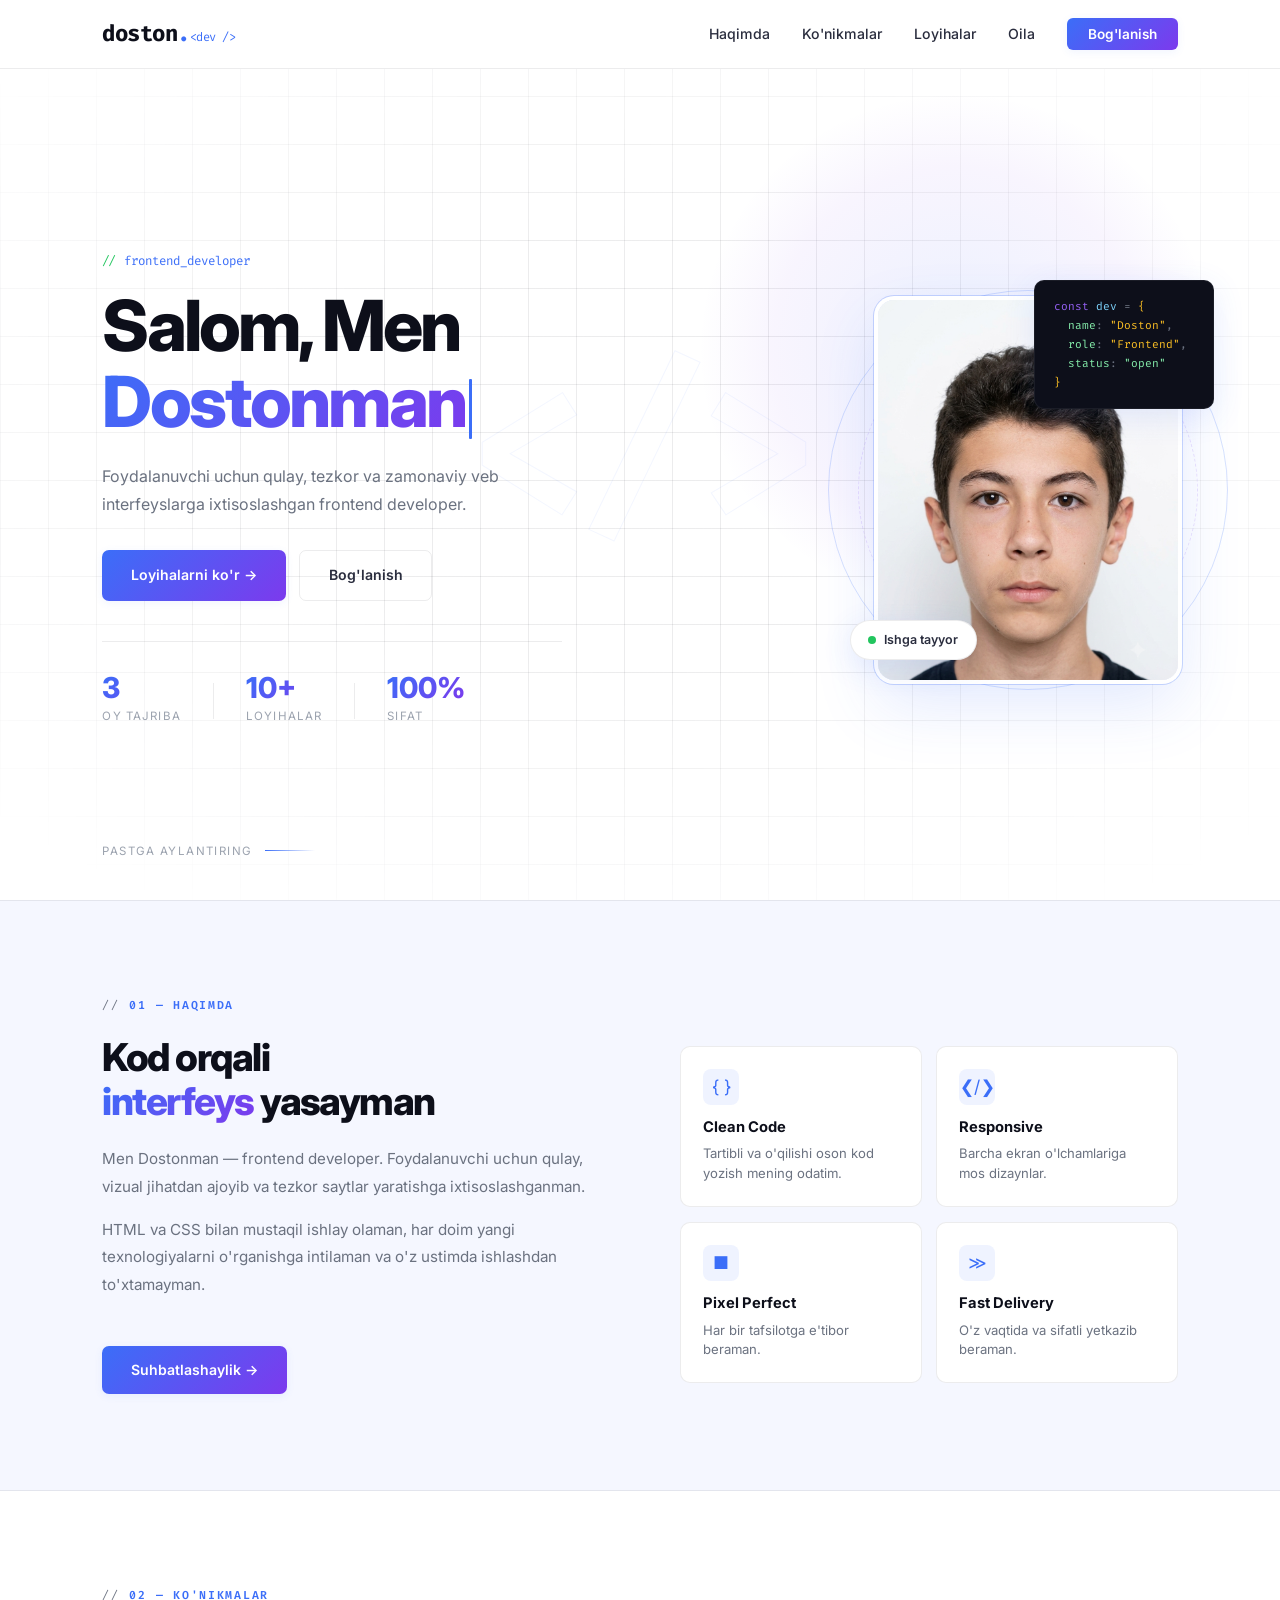
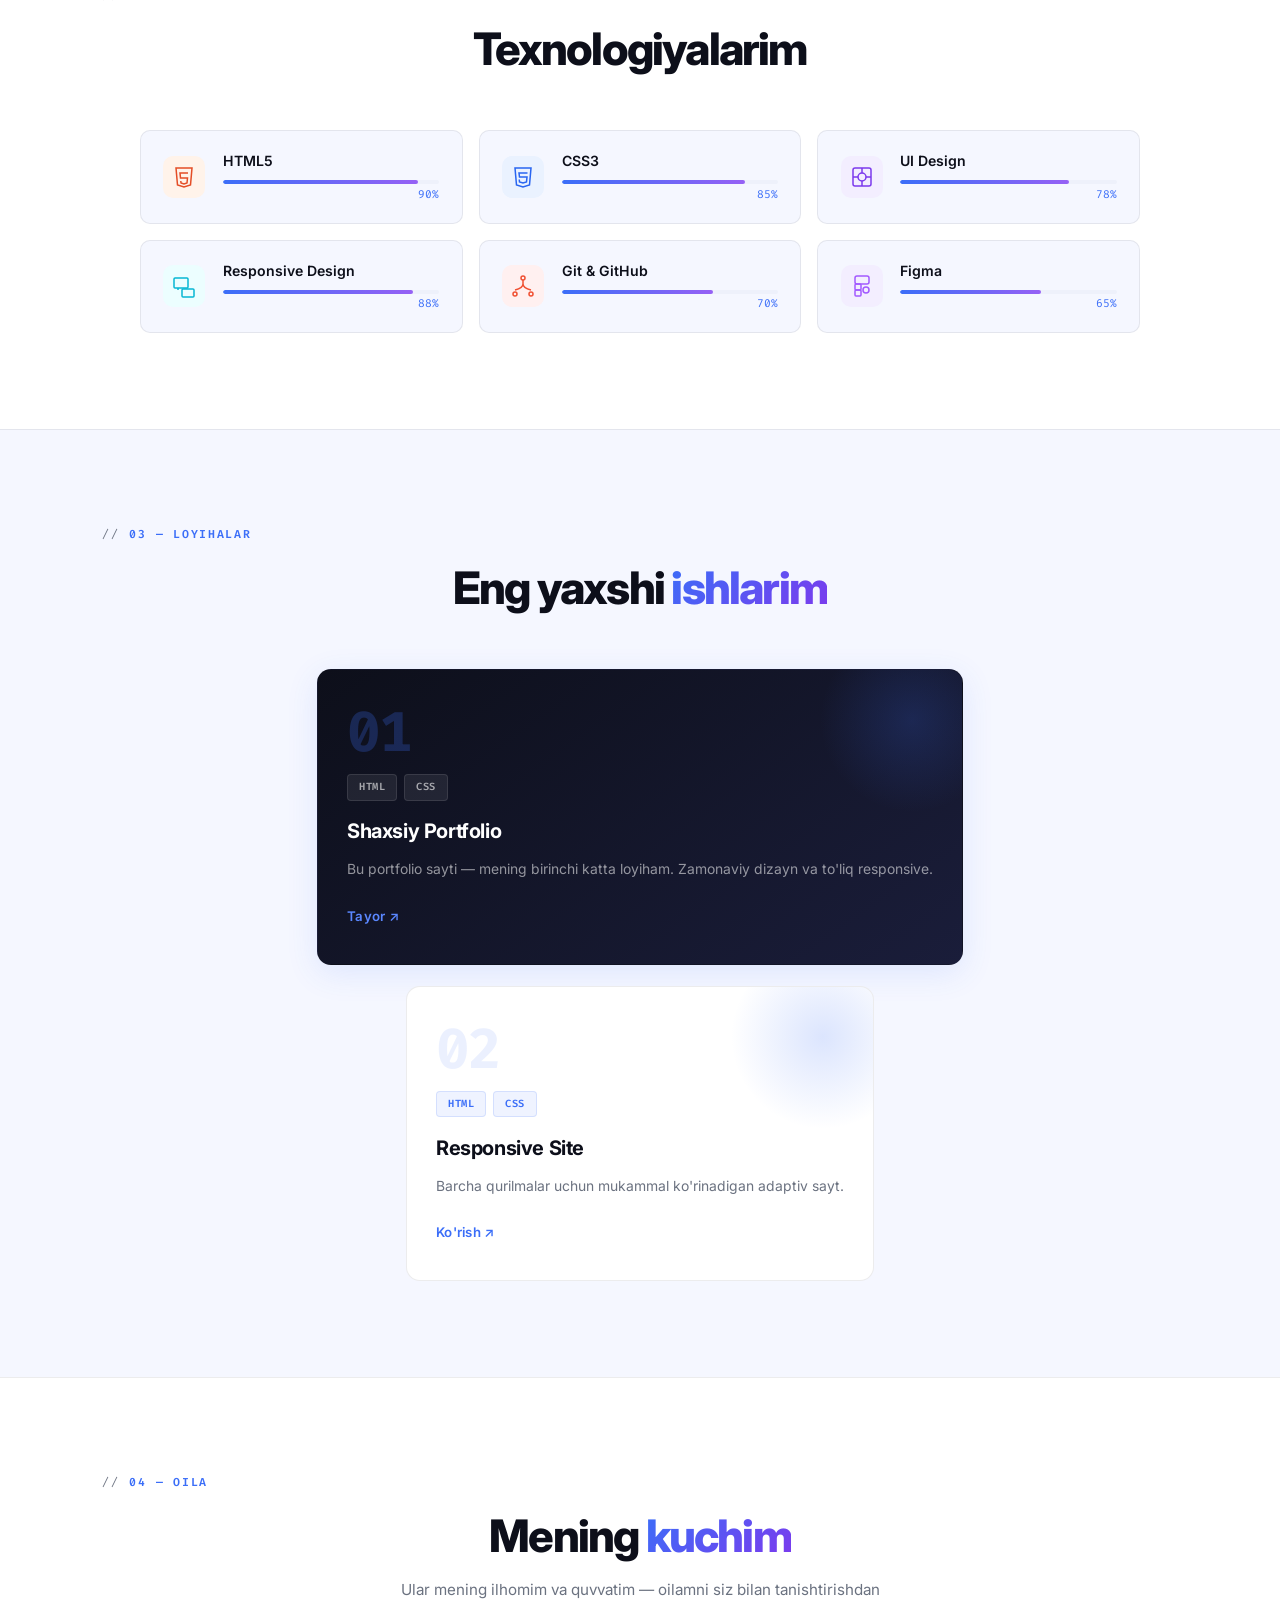
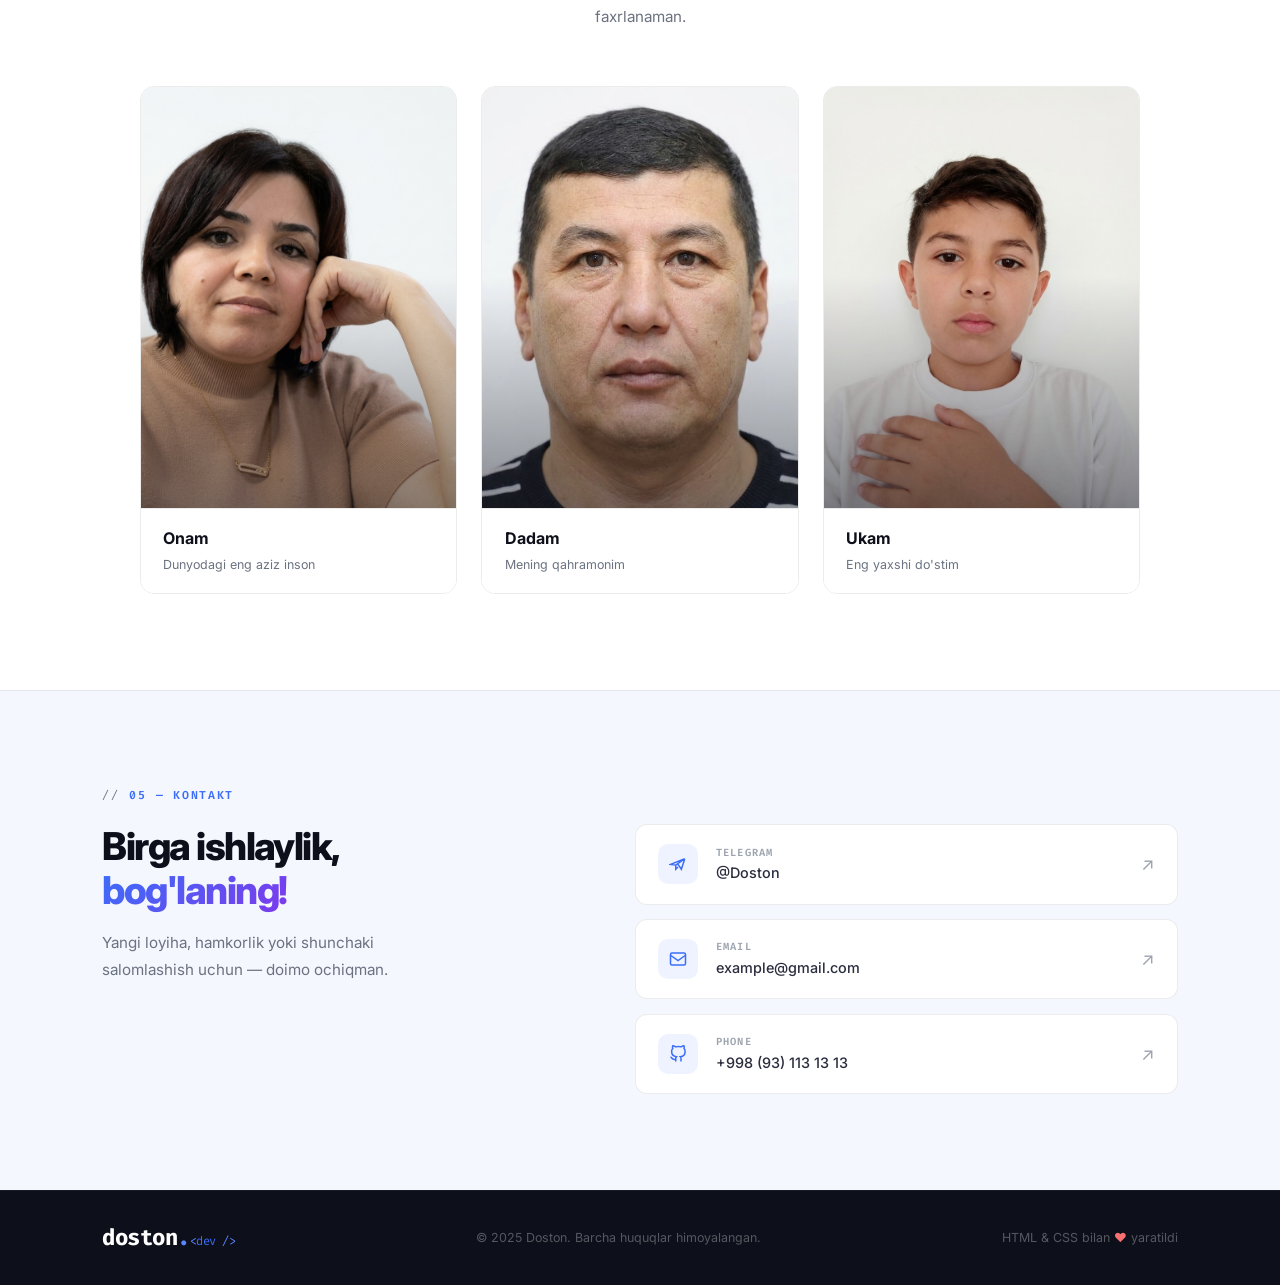
<file: index.html>
<!DOCTYPE html>
<html lang="uz">
<head>
    <meta charset="UTF-8">
    <meta name="viewport" content="width=device-width, initial-scale=1.0">
    <title>Doston — Frontend Developer</title>
    <link rel="stylesheet" href="style.css">
    <link rel="preconnect" href="https://fonts.googleapis.com">
    <link rel="preconnect" href="https://fonts.gstatic.com" crossorigin>
    <link href="https://fonts.googleapis.com/css2?family=Inter:wght@300;400;500;600;700;800&family=Fira+Code:wght@400;500;600&display=swap" rel="stylesheet">
</head>
<body>

    <!-- NAV -->
    <header>
        <nav>
            <div class="logo">
                doston<span>.</span><span class="logo-tag">&lt;<span class="tag-blue">dev</span> /&gt;</span>
            </div>
            <ul>
                <li><a href="#about">Haqimda</a></li>
                <li><a href="#skills">Ko'nikmalar</a></li>
                <li><a href="#projects">Loyihalar</a></li>
                <li><a href="#family">Oila</a></li>
                <li><a href="#contact" class="nav-cta">Bog'lanish</a></li>
            </ul>
        </nav>
    </header>

    <!-- HERO -->
    <section class="hero">
        <div class="hero-bg-text">&lt;/&gt;</div>
        <div class="hero-content">
            <div class="hero-text">
                <p class="hero-label">
                    <span class="comment">// </span>
                    <span class="string">frontend_developer</span>
                </p>
                <h1>
                    Salom, Men<br>
                    <span class="highlight">Dostonman</span><span class="typed-cursor"></span>
                </h1>
                <p class="hero-desc">
                    Foydalanuvchi uchun qulay, tezkor va zamonaviy veb interfeyslarga ixtisoslashgan frontend developer.
                </p>
                <div class="hero-btns">
                    <a href="#projects" class="btn btn-primary">Loyihalarni ko'r &rarr;</a>
                    <a href="#contact" class="btn btn-outline">Bog'lanish</a>
                </div>
                <div class="hero-stats">
                    <div class="stat">
                        <strong>3</strong>
                        <span>Oy tajriba</span>
                    </div>
                    <div class="stat-divider"></div>
                    <div class="stat">
                        <strong>10+</strong>
                        <span>Loyihalar</span>
                    </div>
                    <div class="stat-divider"></div>
                    <div class="stat">
                        <strong>100%</strong>
                        <span>Sifat</span>
                    </div>
                </div>
            </div>

            <div class="hero-img-wrap">
                <div class="hero-img-ring"></div>
                <div class="hero-img-ring ring2"></div>
                <img src="Gemini_Generated_Image_of13s4of13s4of13.png" alt="Doston" class="hero-img">
                <div class="hero-badge">
                    <span class="badge-dot"></span>
                    <span>Ishga tayyor</span>
                </div>
                <!-- Floating code card -->
                <div class="hero-code-card">
                    <div><span class="c-purple">const</span> <span class="c-blue">dev</span> <span class="c-gray">=</span> <span class="c-orange">{</span></div>
                    <div>&nbsp;&nbsp;<span class="c-green">name</span><span class="c-gray">:</span> <span class="c-orange">"Doston"</span><span class="c-gray">,</span></div>
                    <div>&nbsp;&nbsp;<span class="c-green">role</span><span class="c-gray">:</span> <span class="c-orange">"Frontend"</span><span class="c-gray">,</span></div>
                    <div>&nbsp;&nbsp;<span class="c-green">status</span><span class="c-gray">:</span> <span class="c-green">"open"</span></div>
                    <div><span class="c-orange">}</span></div>
                </div>
            </div>
        </div>
        <div class="scroll-hint">
            <span>Pastga aylantiring</span>
            <div class="scroll-line"></div>
        </div>
    </section>

    <!-- ABOUT -->
    <section id="about" class="about-section">
        <div class="section-label">01 &mdash; Haqimda</div>
        <div class="about-grid">
            <div class="about-text">
                <h2>Kod orqali<br><em>interfeys</em> yasayman</h2>
                <p>Men Dostonman — frontend developer. Foydalanuvchi uchun qulay, vizual jihatdan ajoyib va tezkor saytlar yaratishga ixtisoslashganman.</p>
                <p>HTML va CSS bilan mustaqil ishlay olaman, har doim yangi texnologiyalarni o'rganishga intilaman va o'z ustimda ishlashdan to'xtamayman.</p>
                <a href="#contact" class="btn btn-primary" style="margin-top:2rem;display:inline-flex">Suhbatlashaylik &rarr;</a>
            </div>
            <div class="about-cards">
                <div class="about-card">
                    <div class="about-card-icon">{ }</div>
                    <h4>Clean Code</h4>
                    <p>Tartibli va o'qilishi oson kod yozish mening odatim.</p>
                </div>
                <div class="about-card">
                    <div class="about-card-icon">&#10094;/&#10095;</div>
                    <h4>Responsive</h4>
                    <p>Barcha ekran o'lchamlariga mos dizaynlar.</p>
                </div>
                <div class="about-card">
                    <div class="about-card-icon">&#9632;</div>
                    <h4>Pixel Perfect</h4>
                    <p>Har bir tafsilotga e'tibor beraman.</p>
                </div>
                <div class="about-card">
                    <div class="about-card-icon">&#8811;</div>
                    <h4>Fast Delivery</h4>
                    <p>O'z vaqtida va sifatli yetkazib beraman.</p>
                </div>
            </div>
        </div>
    </section>

    <!-- SKILLS -->
    <section id="skills" class="skills-section">
        <div class="section-label">02 &mdash; Ko'nikmalar</div>
        <h2 class="section-title">Texnologiyalarim</h2>
        <div class="skills-grid">
            <div class="skill-item">
                <div class="skill-icon html-icon">
                    <svg viewBox="0 0 24 24" fill="none" stroke="currentColor" stroke-width="1.5">
                        <path d="M4 3l1.5 17L12 22l6.5-2L20 3H4z"/>
                        <path d="M16 8H8l.5 5h7l-.5 5-3 1-3-1-.2-2"/>
                    </svg>
                </div>
                <div class="skill-info">
                    <span class="skill-name">HTML5</span>
                    <div class="skill-bar"><div class="skill-fill" style="width:90%"></div></div>
                    <span class="skill-pct">90%</span>
                </div>
            </div>
            <div class="skill-item">
                <div class="skill-icon css-icon">
                    <svg viewBox="0 0 24 24" fill="none" stroke="currentColor" stroke-width="1.5">
                        <path d="M4 3l1.5 17L12 22l6.5-2L20 3H4z"/>
                        <path d="M16.5 8H8l.5 4h7.5l-.5 5-3.5 1-3.5-1-.25-2.5"/>
                    </svg>
                </div>
                <div class="skill-info">
                    <span class="skill-name">CSS3</span>
                    <div class="skill-bar"><div class="skill-fill" style="width:85%"></div></div>
                    <span class="skill-pct">85%</span>
                </div>
            </div>
            <div class="skill-item">
                <div class="skill-icon design-icon">
                    <svg viewBox="0 0 24 24" fill="none" stroke="currentColor" stroke-width="1.5">
                        <rect x="3" y="3" width="18" height="18" rx="2"/>
                        <circle cx="12" cy="12" r="4"/>
                        <path d="M12 8V3M12 21v-5M8 12H3M21 12h-5"/>
                    </svg>
                </div>
                <div class="skill-info">
                    <span class="skill-name">UI Design</span>
                    <div class="skill-bar"><div class="skill-fill" style="width:78%"></div></div>
                    <span class="skill-pct">78%</span>
                </div>
            </div>
            <div class="skill-item">
                <div class="skill-icon resp-icon">
                    <svg viewBox="0 0 24 24" fill="none" stroke="currentColor" stroke-width="1.5">
                        <rect x="2" y="4" width="14" height="10" rx="1"/>
                        <rect x="10" y="15" width="12" height="8" rx="1"/>
                        <path d="M6 14v2"/>
                    </svg>
                </div>
                <div class="skill-info">
                    <span class="skill-name">Responsive Design</span>
                    <div class="skill-bar"><div class="skill-fill" style="width:88%"></div></div>
                    <span class="skill-pct">88%</span>
                </div>
            </div>
            <div class="skill-item">
                <div class="skill-icon git-icon">
                    <svg viewBox="0 0 24 24" fill="none" stroke="currentColor" stroke-width="1.5">
                        <circle cx="12" cy="4" r="2"/>
                        <circle cx="4" cy="20" r="2"/>
                        <circle cx="20" cy="20" r="2"/>
                        <path d="M12 6v4M12 10c0 3-4 5-8 6M12 10c0 3 4 5 8 6"/>
                    </svg>
                </div>
                <div class="skill-info">
                    <span class="skill-name">Git &amp; GitHub</span>
                    <div class="skill-bar"><div class="skill-fill" style="width:70%"></div></div>
                    <span class="skill-pct">70%</span>
                </div>
            </div>
            <div class="skill-item">
                <div class="skill-icon figma-icon">
                    <svg viewBox="0 0 24 24" fill="none" stroke="currentColor" stroke-width="1.5">
                        <rect x="5" y="2" width="14" height="8" rx="2"/>
                        <rect x="5" y="10" width="6" height="6" rx="1"/>
                        <circle cx="16" cy="16" r="3"/>
                        <rect x="5" y="16" width="6" height="6" rx="1"/>
                    </svg>
                </div>
                <div class="skill-info">
                    <span class="skill-name">Figma</span>
                    <div class="skill-bar"><div class="skill-fill" style="width:65%"></div></div>
                    <span class="skill-pct">65%</span>
                </div>
            </div>
        </div>
    </section>

    <!-- PROJECTS -->
    <section id="projects" class="projects-section">
        <div class="section-label">03 &mdash; Loyihalar</div>
        <h2 class="section-title">Eng yaxshi <em>ishlarim</em></h2>
        <div class="projects-grid">
            <div class="project-card featured">
                <div class="project-num">01</div>
                <div class="project-body">
                    <div class="project-tags">
                        <span>HTML</span><span>CSS</span>
                    </div>
                    <h3>Shaxsiy Portfolio</h3>
                    <p>Bu portfolio sayti — mening birinchi katta loyiham. Zamonaviy dizayn va to'liq responsive.</p>
                    <a href="#" class="project-link">Tayor &#8599;</a>
                </div>
                <div class="project-glow"></div>
            </div>
            
            <div class="project-card">
                <div class="project-num">02</div>
                <div class="project-body">
                    <div class="project-tags">
                        <span>HTML</span><span>CSS</span>
                    </div>
                    <h3>Responsive Site</h3>
                    <p>Barcha qurilmalar uchun mukammal ko'rinadigan adaptiv sayt.</p>
                    <a href="https://architex-six.vercel.app/" class="project-link">Ko'rish &#8599;</a>
                </div>
                <div class="project-glow"></div>
            </div>
        </div>
    </section>

    <!-- FAMILY -->
    <section id="family" class="family-section">
        <div class="section-label">04 &mdash; Oila</div>
        <h2 class="section-title">Mening <em>kuchim</em></h2>
        <p class="section-subtitle">Ular mening ilhomim va quvvatim — oilamni siz bilan tanishtirishdan faxrlanaman.</p>
        <div class="family-grid">
            <div class="family-card">
                <div class="family-img-wrap">
                    <img src="Oyi.png" alt="Onam" class="family-img">
                    <div class="family-overlay"></div>
                </div>
                <div class="family-info">
                    <h4>Onam</h4>
                    <p>Dunyodagi eng aziz inson</p>
                </div>
            </div>
            <div class="family-card">
                <div class="family-img-wrap">
                    <img src="Dadam.jfif" alt="Dadam" class="family-img">
                    <div class="family-overlay"></div>
                </div>
                <div class="family-info">
                    <h4>Dadam</h4>
                    <p>Mening qahramonim</p>
                </div>
            </div>
            <div class="family-card">
                <div class="family-img-wrap">
                    <img src="ukam.jfif" alt="Ukam" class="family-img">
                    <div class="family-overlay"></div>
                </div>
                <div class="family-info">
                    <h4>Ukam</h4>
                    <p>Eng yaxshi do'stim</p>
                </div>
            </div>
        </div>
    </section>

    <!-- CONTACT -->
    <section id="contact" class="contact-section">
        <div class="section-label">05 &mdash; Kontakt</div>
        <div class="contact-inner">
            <div class="contact-left">
                <h2>Birga ishlaylik,<br><em>bog'laning!</em></h2>
                <p>Yangi loyiha, hamkorlik yoki shunchaki salomlashish uchun — doimo ochiqman.</p>
            </div>
            <div class="contact-links">
                <a href="https://t.me/username" class="contact-item" target="_blank">
                    <div class="contact-icon">
                        <svg viewBox="0 0 24 24" fill="none" stroke="currentColor" stroke-width="2">
                            <path d="M21 5L2 12.5l7 1M21 5l-4.5 14-4.5-6.5M21 5L9 13.5m0 0V19l3-3"/>
                        </svg>
                    </div>
                    <div>
                        <span class="contact-label">Telegram</span>
                        <span class="contact-val">@Doston</span>
                    </div>
                    <span class="contact-arrow">&#8599;</span>
                </a>
                <a href="mailto:example@gmail.com" class="contact-item">
                    <div class="contact-icon">
                        <svg viewBox="0 0 24 24" fill="none" stroke="currentColor" stroke-width="2">
                            <rect x="2" y="4" width="20" height="16" rx="2"/>
                            <path d="M2 7l10 7 10-7"/>
                        </svg>
                    </div>
                    <div>
                        <span class="contact-label">Email</span>
                        <span class="contact-val">example@gmail.com</span>
                    </div>
                    <span class="contact-arrow">&#8599;</span>
                </a>
                <a href="https://github.com/" class="contact-item" target="_blank">
                    <div class="contact-icon">
                        <svg viewBox="0 0 24 24" fill="none" stroke="currentColor" stroke-width="2">
                            <path d="M9 19c-5 1.5-5-2.5-7-3m14 6v-3.87a3.37 3.37 0 0 0-.94-2.61c3.14-.35 6.44-1.54 6.44-7A5.44 5.44 0 0 0 20 4.77 5.07 5.07 0 0 0 19.91 1S18.73.65 16 2.48a13.38 13.38 0 0 0-7 0C6.27.65 5.09 1 5.09 1A5.07 5.07 0 0 0 5 4.77a5.44 5.44 0 0 0-1.5 3.78c0 5.42 3.3 6.61 6.44 7A3.37 3.37 0 0 0 9 18.13V22"/>
                        </svg>
                    </div>
                    <div>
                        <span class="contact-label">Phone</span>
                        <span class="contact-val">+998 (93) 113 13 13</span>
                    </div>
                    <span class="contact-arrow">&#8599;</span>
                </a>
            </div>
        </div>
    </section>

    <!-- FOOTER -->
    <footer>
        <div class="footer-inner">
            <div class="logo">doston<span>.</span><span class="logo-tag">&lt;<span class="tag-blue">dev</span> /&gt;</span></div>
            <p>&copy; 2025 Doston. Barcha huquqlar himoyalangan.</p>
            <p class="footer-made">HTML &amp; CSS bilan <span>&#9829;</span> yaratildi</p>
        </div>
    </footer>

</body>
</html>
</file>
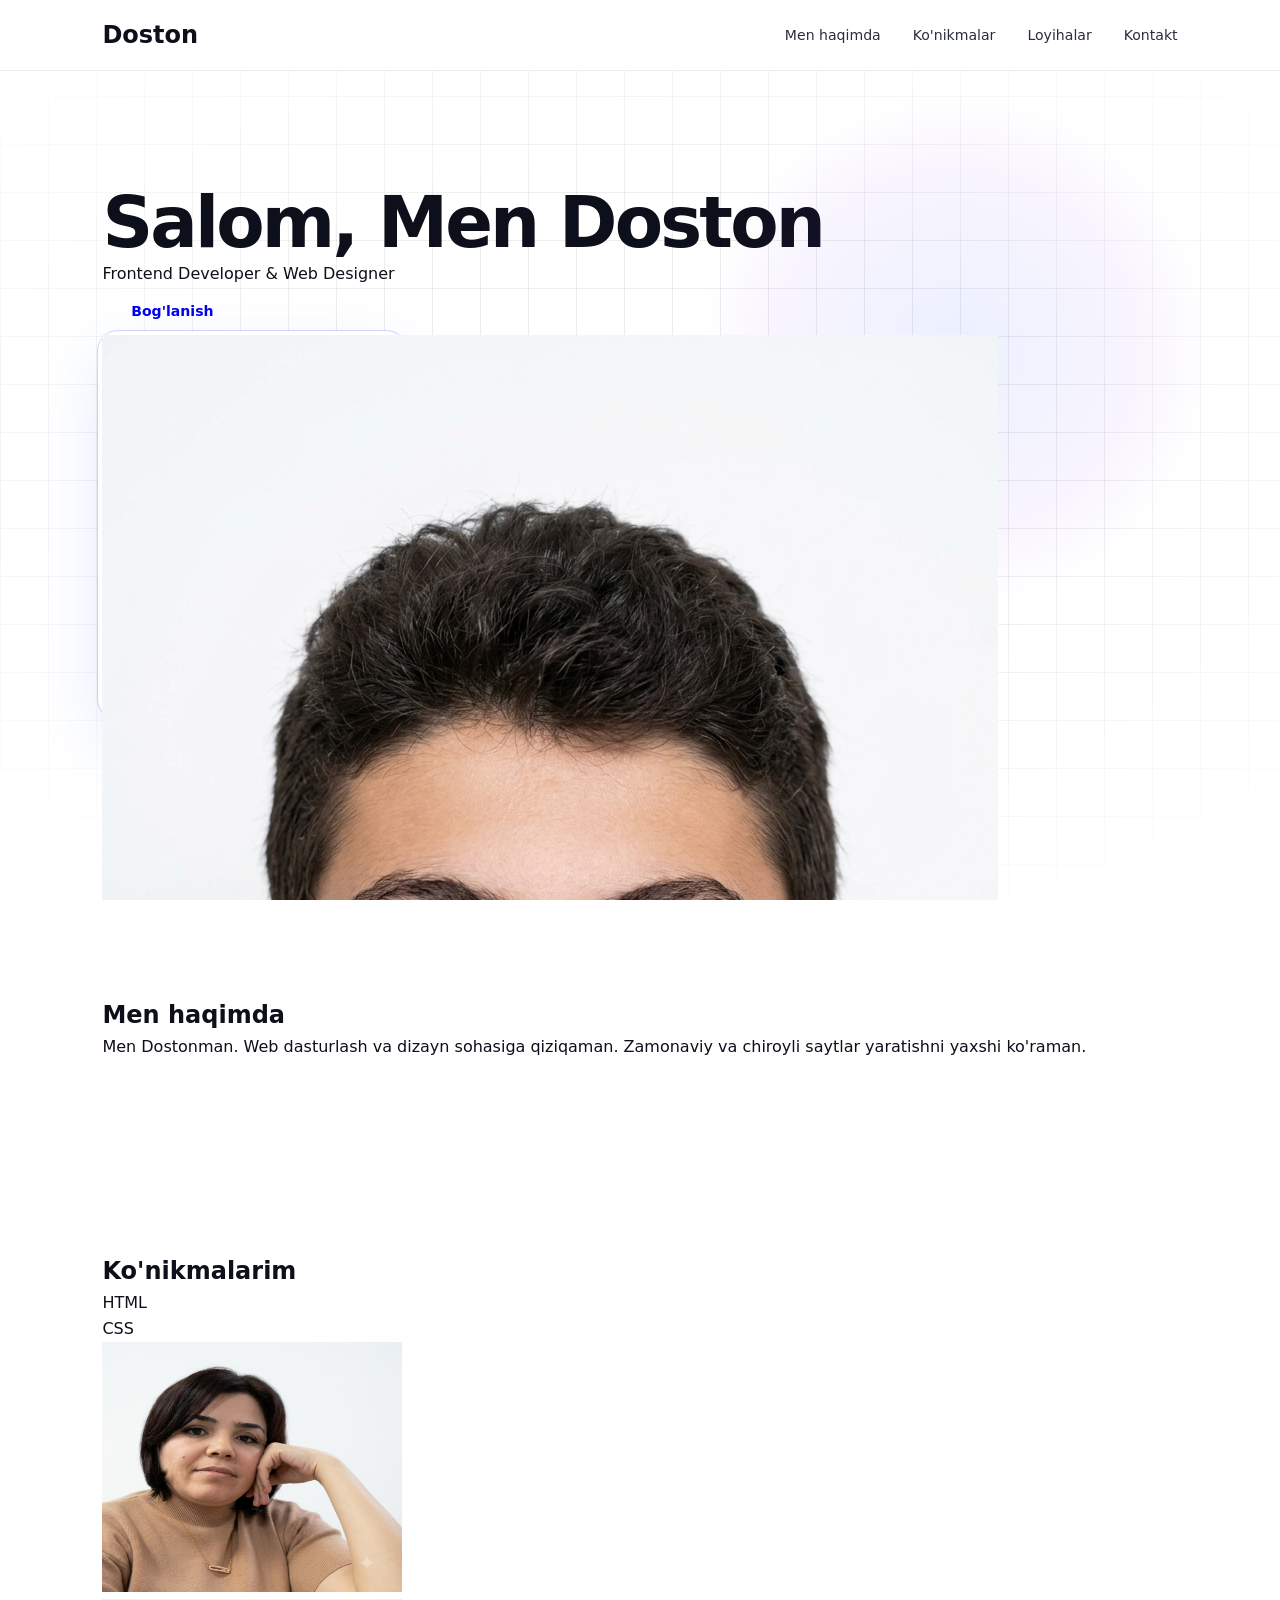
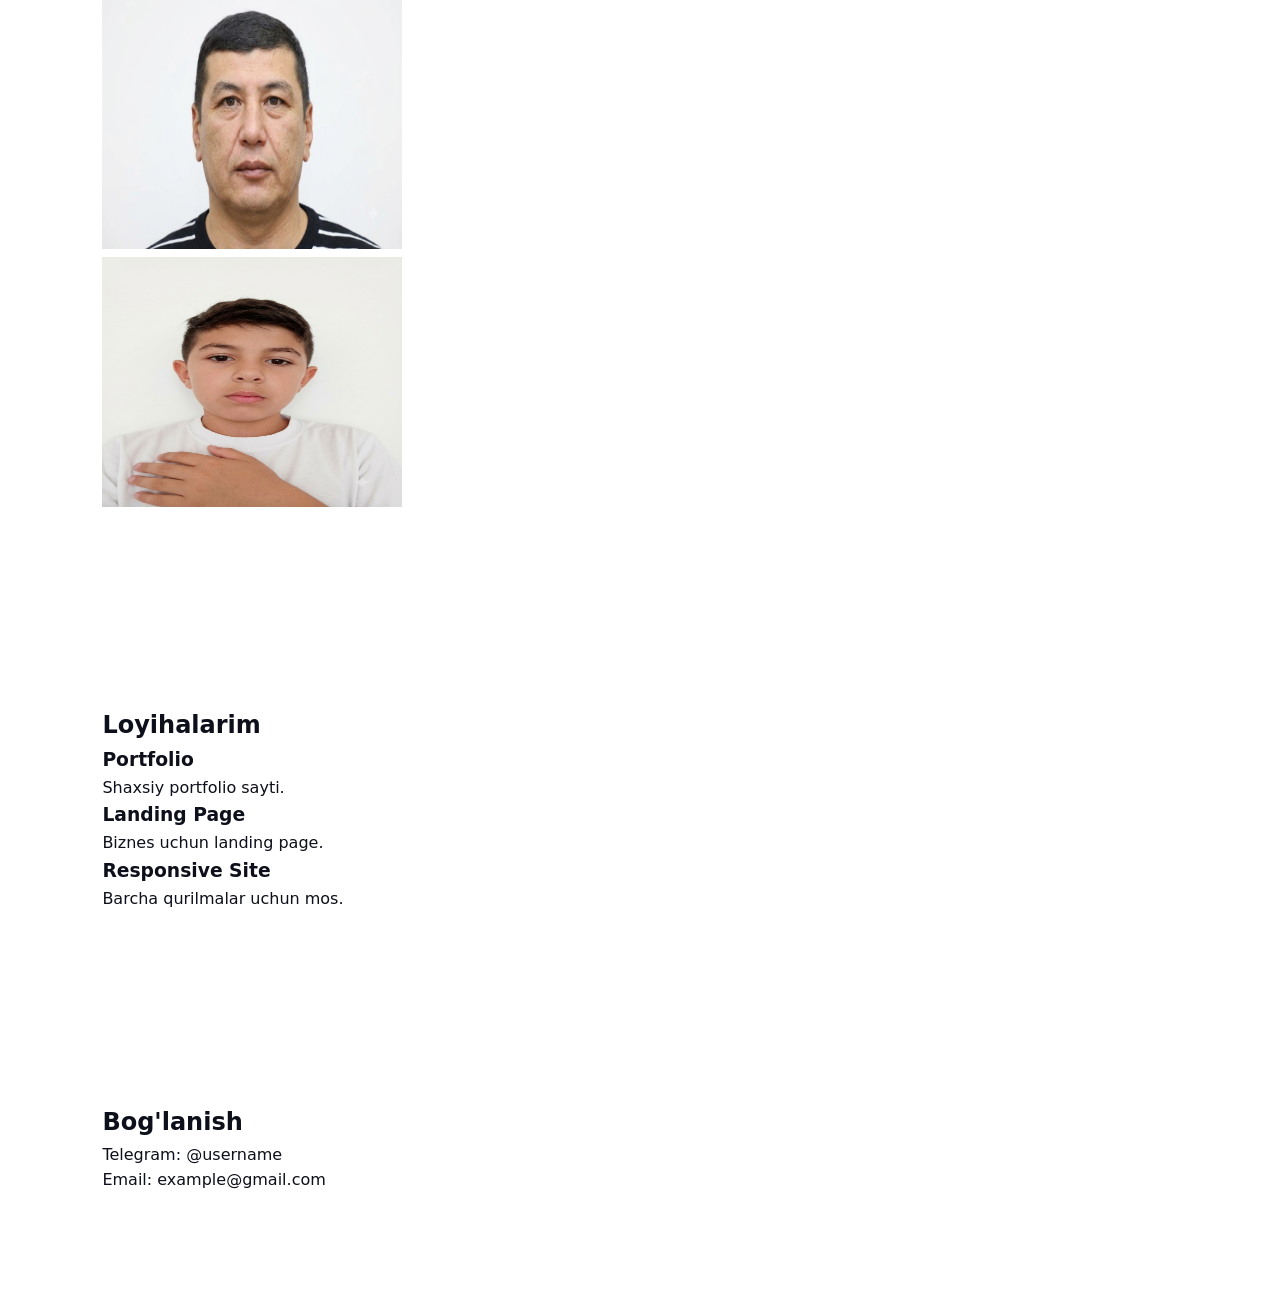
<file: Portfolio.html>
<!DOCTYPE html>
<html lang="uz">
<head>
    <meta charset="UTF-8">
    <meta name="viewport" content="width=device-width, initial-scale=1.0">
    <title>Doston Portfolio</title>
    <link rel="stylesheet" href="style.css">
</head>
<body>

    <header>
        <nav>
            <h2>Doston</h2>
            <ul>
                <li><a href="#about">Men haqimda</a></li>
                <li><a href="#skills">Ko'nikmalar</a></li>
                <li><a href="#projects">Loyihalar</a></li>
                <li><a href="#contact">Kontakt</a></li>
            </ul>
        </nav>
    </header>

    <section class="hero">
        <div class="hero-text">
            <h1>Salom, Men Doston</h1>
            <p>Frontend Developer & Web Designer</p>
            <a href="#contact" class="btn">Bog'lanish</a>
        </div>

        <div class="hero-img">
            <img src="Gemini_Generated_Image_of13s4of13s4of13.png" alt="Doston">
        </div>
    </section>

    <section id="about">
        <h2>Men haqimda</h2>
        <p>
            Men Dostonman. Web dasturlash va dizayn sohasiga qiziqaman.
            Zamonaviy va chiroyli saytlar yaratishni yaxshi ko'raman.
        </p>
    </section>

    <section id="skills">
        <h2>Ko'nikmalarim</h2>
        <div class="cards">
            <div class="card">HTML</div>
            <div class="card">CSS</div>
        </div>
        <div class="famli">
            <div class="oyi">
            <div class="card1"><img width="300px" height="250px" src="Oyi.png" alt=""><br></div>

        </div>
        <div class="dada">
            <div class="card1"><img width="300px" height="250px" src="Dadam.jfif" alt=""><br></div>
        </div>

        <div class="ukam">
            <div class="card1"><img width="300px" height="250px" src="ukam.jfif" alt=""><br></div>
        </div>
        </div>
    </section>

    <section id="projects">
        <h2>Loyihalarim</h2>
        <div class="cards">
            <div class="card">
                <h3>Portfolio</h3>
                <p>Shaxsiy portfolio sayti.</p>
            </div>

            <div class="card">
                <h3>Landing Page</h3>
                <p>Biznes uchun landing page.</p>
            </div>

            <div class="card">
                <h3>Responsive Site</h3>
                <p>Barcha qurilmalar uchun mos.</p>
            </div>
        </div>
    </section>

    <section id="contact">
        <h2>Bog'lanish</h2>
        <p>Telegram: @username</p>
        <p>Email: example@gmail.com</p>
    </section>

</body>
</html>
</file>
<file: style.css>
/* ================================================
   FRONTEND DEV PORTFOLIO — Light Mode
   Accent: Electric Blue + Violet
   ================================================ */

*, *::before, *::after {
    margin: 0;
    padding: 0;
    box-sizing: border-box;
}

:root {
    /* Backgrounds */
    --bg:        #ffffff;
    --bg2:       #f5f7ff;
    --bg3:       #eef1fb;
    --surface:   #ffffff;

    /* Text */
    --ink:       #0d0f1a;
    --ink2:      #2a2d3e;
    --muted:     #6b7280;
    --subtle:    #9ca3af;

    /* Accent — Electric Blue */
    --blue:      #3b6ef8;
    --blue2:     #5a87ff;
    --blue-bg:   #eff3ff;
    --blue-glow: rgba(59,110,248,0.18);

    /* Accent 2 — Violet */
    --violet:    #7c3aed;
    --violet2:   #9661f5;
    --violet-bg: #f3eeff;

    /* Accent 3 — Cyan */
    --cyan:      #06b6d4;
    --cyan-bg:   #ecfeff;

    /* Borders */
    --border:    rgba(13,15,26,0.08);
    --border2:   rgba(59,110,248,0.2);

    /* Shadows */
    --shadow-sm: 0 2px 8px rgba(59,110,248,0.08);
    --shadow-md: 0 8px 32px rgba(59,110,248,0.12);
    --shadow-lg: 0 24px 64px rgba(59,110,248,0.15);

    /* Fonts */
    --font-mono:  'Fira Code', 'Cascadia Code', 'Consolas', monospace;
    --font-sans:  'Inter', system-ui, -apple-system, sans-serif;
    --font-serif: 'Playfair Display', Georgia, serif;
}

html { scroll-behavior: smooth; }

body {
    background: var(--bg);
    color: var(--ink);
    font-family: var(--font-sans);
    font-weight: 400;
    line-height: 1.6;
    overflow-x: hidden;
}

/* ── SCROLLBAR ── */
::-webkit-scrollbar { width: 5px; }
::-webkit-scrollbar-track { background: var(--bg2); }
::-webkit-scrollbar-thumb {
    background: linear-gradient(180deg, var(--blue), var(--violet));
    border-radius: 3px;
}

/* ── SELECTION ── */
::selection { background: var(--blue-bg); color: var(--blue); }

/* ================================================
   HEADER / NAV
   ================================================ */
header {
    position: fixed;
    top: 0; left: 0; right: 0;
    z-index: 100;
    padding: 1rem 8%;
    background: rgba(255,255,255,0.85);
    backdrop-filter: blur(20px);
    -webkit-backdrop-filter: blur(20px);
    border-bottom: 1px solid var(--border);
}

nav {
    display: flex;
    justify-content: space-between;
    align-items: center;
    max-width: 1200px;
    margin: 0 auto;
}

.logo {
    font-family: var(--font-mono);
    font-size: 1.4rem;
    font-weight: 700;
    color: var(--ink);
    letter-spacing: -0.5px;
}

.logo span { color: var(--blue); }

.logo-tag {
    font-family: var(--font-mono);
    font-size: 0.75rem;
    color: var(--muted);
    font-weight: 400;
}

.logo-tag .tag-blue { color: var(--blue); }
.logo-tag .tag-violet { color: var(--violet); }

nav ul {
    list-style: none;
    display: flex;
    gap: 2rem;
    align-items: center;
}

nav a {
    color: var(--ink2);
    text-decoration: none;
    font-size: 0.88rem;
    font-weight: 500;
    position: relative;
    transition: color 0.25s;
}

nav a::after {
    content: '';
    position: absolute;
    bottom: -4px; left: 0;
    width: 0; height: 2px;
    background: linear-gradient(90deg, var(--blue), var(--violet));
    border-radius: 1px;
    transition: width 0.3s;
}

nav a:hover { color: var(--blue); }
nav a:hover::after { width: 100%; }

.nav-cta {
    padding: 0.5rem 1.3rem;
    background: linear-gradient(135deg, var(--blue), var(--violet));
    color: #fff !important;
    border-radius: 6px;
    font-size: 0.85rem !important;
    font-weight: 600 !important;
    transition: opacity 0.25s, transform 0.2s !important;
    box-shadow: var(--shadow-sm);
}

.nav-cta::after { display: none !important; }
.nav-cta:hover  { opacity: 0.88; transform: translateY(-1px) !important; }

/* ================================================
   HERO
   ================================================ */
.hero {
    min-height: 100vh;
    padding: 0 8%;
    display: flex;
    flex-direction: column;
    justify-content: center;
    position: relative;
    overflow: hidden;
    background: var(--bg);
}

/* Grid background — tech feel */
.hero::before {
    content: '';
    position: absolute;
    inset: 0;
    background-image:
        linear-gradient(var(--border) 1px, transparent 1px),
        linear-gradient(90deg, var(--border) 1px, transparent 1px);
    background-size: 48px 48px;
    mask-image: radial-gradient(ellipse 70% 60% at 50% 50%, black 40%, transparent 100%);
    pointer-events: none;
}

/* Blue glow blob */
.hero::after {
    content: '';
    position: absolute;
    top: 10%; right: 5%;
    width: 520px; height: 520px;
    background: radial-gradient(circle, rgba(59,110,248,0.1) 0%, rgba(124,58,237,0.05) 50%, transparent 70%);
    border-radius: 50%;
    pointer-events: none;
}

.hero-bg-text {
    position: absolute;
    top: 50%; left: 50%;
    transform: translate(-50%, -50%);
    font-family: var(--font-mono);
    font-size: clamp(80px, 16vw, 240px);
    font-weight: 700;
    color: transparent;
    -webkit-text-stroke: 1px rgba(59,110,248,0.06);
    letter-spacing: -0.04em;
    pointer-events: none;
    user-select: none;
    white-space: nowrap;
}

.hero-content {
    display: flex;
    align-items: center;
    justify-content: space-between;
    gap: 4rem;
    max-width: 1200px;
    width: 100%;
    margin: 0 auto;
    padding-top: 5rem;
    position: relative;
    z-index: 1;
}

/* Code comment label */
.hero-label {
    font-family: var(--font-mono);
    font-size: 0.78rem;
    font-weight: 400;
    color: var(--muted);
    margin-bottom: 1rem;
    display: flex;
    align-items: center;
    gap: 0.5rem;
}

.hero-label .comment { color: #22c55e; }
.hero-label .string  { color: var(--blue); }

.hero-text h1 {
    font-family: var(--font-sans);
    font-size: clamp(2.6rem, 5.5vw, 5rem);
    font-weight: 800;
    line-height: 1.08;
    color: var(--ink);
    letter-spacing: -0.04em;
}

.hero-text h1 .highlight {
    background: linear-gradient(135deg, var(--blue) 0%, var(--violet) 100%);
    -webkit-background-clip: text;
    -webkit-text-fill-color: transparent;
    background-clip: text;
}

.hero-text h1 .typed-cursor {
    display: inline-block;
    width: 3px;
    height: 0.85em;
    background: var(--blue);
    margin-left: 4px;
    vertical-align: middle;
    border-radius: 1px;
    animation: blink 1s step-end infinite;
}

@keyframes blink {
    0%, 100% { opacity: 1; }
    50%       { opacity: 0; }
}

.hero-desc {
    font-size: 1rem;
    color: var(--muted);
    max-width: 460px;
    margin: 1.4rem 0 2rem;
    line-height: 1.75;
}

.hero-btns {
    display: flex;
    gap: 0.8rem;
    flex-wrap: wrap;
}

/* ── BUTTONS ── */
.btn {
    display: inline-flex;
    align-items: center;
    gap: 0.4rem;
    padding: 0.8rem 1.8rem;
    border-radius: 7px;
    font-size: 0.88rem;
    font-weight: 600;
    text-decoration: none;
    transition: all 0.25s;
}

.btn-primary {
    background: linear-gradient(135deg, var(--blue), var(--violet));
    color: #fff;
    border: none;
    box-shadow: var(--shadow-sm);
}

.btn-primary:hover {
    transform: translateY(-2px);
    box-shadow: var(--shadow-md);
    opacity: 0.92;
}

.btn-outline {
    background: transparent;
    color: var(--ink2);
    border: 1.5px solid var(--border);
}

.btn-outline:hover {
    border-color: var(--blue);
    color: var(--blue);
    transform: translateY(-2px);
}

/* ── HERO STATS ── */
.hero-stats {
    display: flex;
    align-items: center;
    gap: 2rem;
    margin-top: 2.5rem;
    padding-top: 2rem;
    border-top: 1px solid var(--border);
}

.stat strong {
    display: block;
    font-size: 1.8rem;
    font-weight: 800;
    background: linear-gradient(135deg, var(--blue), var(--violet));
    -webkit-background-clip: text;
    -webkit-text-fill-color: transparent;
    background-clip: text;
    line-height: 1;
}

.stat span {
    font-size: 0.72rem;
    color: var(--subtle);
    text-transform: uppercase;
    letter-spacing: 0.1em;
}

.stat-divider {
    width: 1px;
    height: 36px;
    background: var(--border);
}

/* ── HERO IMAGE ── */
.hero-img-wrap {
    position: relative;
    flex-shrink: 0;
    z-index: 1;
}

.hero-img-ring {
    position: absolute;
    top: 50%; left: 50%;
    transform: translate(-50%, -50%);
    width: 400px; height: 400px;
    border: 1px solid rgba(59,110,248,0.2);
    border-radius: 50%;
}

.ring2 {
    width: 340px; height: 340px;
    border-style: dashed;
    border-color: rgba(124,58,237,0.15);
    animation: spin 22s linear infinite;
}

@keyframes spin { to { transform: translate(-50%,-50%) rotate(360deg); } }

.hero-img {
    width: 300px;
    height: 380px;
    object-fit: cover;
    border-radius: 16px;
    display: block;
    position: relative;
    z-index: 2;
    box-shadow:
        0 0 0 4px #fff,
        0 0 0 5px rgba(59,110,248,0.25),
        var(--shadow-lg);
}

.hero-badge {
    position: absolute;
    bottom: 20px; left: -28px;
    z-index: 3;
    background: #fff;
    border-radius: 50px;
    padding: 0.55rem 1.1rem;
    display: flex;
    align-items: center;
    gap: 0.5rem;
    box-shadow: var(--shadow-md);
    font-size: 0.78rem;
    font-weight: 600;
    border: 1px solid var(--border);
    white-space: nowrap;
    color: var(--ink2);
}

.badge-dot {
    width: 8px; height: 8px;
    background: #22c55e;
    border-radius: 50%;
    animation: pulse 2s ease infinite;
}

@keyframes pulse {
    0%, 100% { box-shadow: 0 0 0 3px rgba(34,197,94,0.2); }
    50%       { box-shadow: 0 0 0 6px rgba(34,197,94,0.07); }
}

/* Code snippet floating card */
.hero-code-card {
    position: absolute;
    top: -20px; right: -36px;
    z-index: 4;
    background: var(--ink);
    border-radius: 10px;
    padding: 1rem 1.2rem;
    box-shadow: var(--shadow-md);
    font-family: var(--font-mono);
    font-size: 0.7rem;
    line-height: 1.7;
    border: 1px solid rgba(255,255,255,0.06);
    min-width: 180px;
}

.hero-code-card .c-purple { color: var(--violet2); }
.hero-code-card .c-blue   { color: #7dd3fc; }
.hero-code-card .c-green  { color: #86efac; }
.hero-code-card .c-orange { color: #fbbf24; }
.hero-code-card .c-gray   { color: #6b7280; }

/* ── SCROLL HINT ── */
.scroll-hint {
    position: absolute;
    bottom: 2.5rem; left: 8%;
    display: flex;
    align-items: center;
    gap: 0.8rem;
    color: var(--subtle);
    font-size: 0.72rem;
    letter-spacing: 0.12em;
    text-transform: uppercase;
    z-index: 1;
}

.scroll-line {
    width: 50px; height: 1px;
    background: linear-gradient(90deg, var(--blue), transparent);
}

/* ================================================
   SECTION COMMON
   ================================================ */
section {
    padding: 6rem 8%;
}

.section-label {
    font-family: var(--font-mono);
    font-size: 0.72rem;
    font-weight: 600;
    letter-spacing: 0.15em;
    text-transform: uppercase;
    color: var(--blue);
    margin-bottom: 1.2rem;
    display: flex;
    align-items: center;
    gap: 0.6rem;
}

.section-label::before {
    content: '//';
    color: var(--muted);
    font-weight: 400;
}

.section-title {
    font-size: clamp(1.9rem, 3.5vw, 3rem);
    font-weight: 800;
    color: var(--ink);
    letter-spacing: -0.04em;
    text-align: center;
    margin-bottom: 3.5rem;
    line-height: 1.1;
}

.section-title em {
    font-style: normal;
    background: linear-gradient(135deg, var(--blue), var(--violet));
    -webkit-background-clip: text;
    -webkit-text-fill-color: transparent;
    background-clip: text;
}

.section-subtitle {
    text-align: center;
    color: var(--muted);
    max-width: 520px;
    margin: -2.5rem auto 3.5rem;
    font-size: 0.95rem;
    line-height: 1.75;
}

/* ================================================
   ABOUT
   ================================================ */
.about-section {
    background: var(--bg2);
    border-top: 1px solid var(--border);
    border-bottom: 1px solid var(--border);
}

.about-grid {
    display: grid;
    grid-template-columns: 1fr 1fr;
    gap: 5rem;
    align-items: center;
    max-width: 1200px;
    margin: 0 auto;
}

.about-text h2 {
    font-size: clamp(1.8rem, 3vw, 2.7rem);
    font-weight: 800;
    color: var(--ink);
    letter-spacing: -0.04em;
    line-height: 1.15;
    margin-bottom: 1.4rem;
}

.about-text h2 em {
    font-style: normal;
    background: linear-gradient(135deg, var(--blue), var(--violet));
    -webkit-background-clip: text;
    -webkit-text-fill-color: transparent;
    background-clip: text;
}

.about-text p {
    color: var(--muted);
    line-height: 1.8;
    margin-bottom: 1rem;
    font-size: 0.95rem;
}

.about-cards {
    display: grid;
    grid-template-columns: 1fr 1fr;
    gap: 0.9rem;
}

.about-card {
    background: var(--bg);
    border: 1px solid var(--border);
    border-radius: 10px;
    padding: 1.4rem;
    transition: border-color 0.25s, transform 0.25s, box-shadow 0.25s;
}

.about-card:hover {
    border-color: var(--blue);
    transform: translateY(-4px);
    box-shadow: var(--shadow-sm);
}

.about-card-icon {
    font-size: 1.1rem;
    margin-bottom: 0.7rem;
    width: 36px; height: 36px;
    display: flex;
    align-items: center;
    justify-content: center;
    border-radius: 8px;
    background: var(--blue-bg);
    color: var(--blue);
}

.about-card h4 {
    font-size: 0.92rem;
    font-weight: 700;
    color: var(--ink);
    margin-bottom: 0.3rem;
}

.about-card p {
    font-size: 0.82rem;
    color: var(--muted);
    line-height: 1.5;
}

/* ================================================
   SKILLS
   ================================================ */
.skills-section {
    background: var(--bg);
}

.skills-grid {
    display: grid;
    grid-template-columns: repeat(auto-fit, minmax(300px, 1fr));
    gap: 1rem;
    max-width: 1000px;
    margin: 0 auto;
}

.skill-item {
    display: flex;
    align-items: center;
    gap: 1.1rem;
    background: var(--bg2);
    border: 1px solid var(--border);
    border-radius: 10px;
    padding: 1.2rem 1.4rem;
    transition: border-color 0.25s, transform 0.25s, box-shadow 0.25s;
}

.skill-item:hover {
    border-color: var(--blue2);
    transform: translateX(5px);
    box-shadow: var(--shadow-sm);
}

.skill-icon {
    width: 42px; height: 42px;
    flex-shrink: 0;
    display: flex;
    align-items: center;
    justify-content: center;
    border-radius: 10px;
    padding: 9px;
}

.skill-icon svg { width: 100%; height: 100%; }

.html-icon   { background: #fff3ea; color: #e44d26; }
.css-icon    { background: #eaf2ff; color: #2965f1; }
.design-icon { background: var(--violet-bg); color: var(--violet); }
.resp-icon   { background: var(--cyan-bg); color: var(--cyan); }
.git-icon    { background: #fff0f0; color: #f05032; }
.figma-icon  { background: var(--violet-bg); color: #a259ff; }

.skill-info {
    flex: 1;
    display: flex;
    flex-direction: column;
    gap: 0.45rem;
}

.skill-name {
    font-size: 0.88rem;
    font-weight: 600;
    color: var(--ink);
}

.skill-bar {
    height: 4px;
    background: var(--bg3);
    border-radius: 2px;
    overflow: hidden;
}

.skill-fill {
    height: 100%;
    background: linear-gradient(90deg, var(--blue), var(--violet2));
    border-radius: 2px;
}

.skill-pct {
    font-family: var(--font-mono);
    font-size: 0.7rem;
    color: var(--blue);
    align-self: flex-end;
    margin-top: -0.35rem;
}

/* ================================================
   PROJECTS
   ================================================ */
.projects-section {
    justify-content: center;
    background: var(--bg2);
    border-top: 1px solid var(--border);
}

.projects-grid {

    display: flex;
    justify-content: center;
    align-items: center;
    gap: 30px;
    flex-wrap: wrap;
    grid-template-columns: repeat(3, 1fr);
    gap: 1.3rem;
    max-width: 1200px;
    margin: 0 auto;
}
.project-card {

    background: var(--bg);
    border: 1px solid var(--border);
    border-radius: 14px;
    padding: 2.2rem 1.8rem;
    position: relative;
    overflow: hidden;
    transition: border-color 0.25s, transform 0.3s, box-shadow 0.3s;
}

.project-card:hover {
    border-color: var(--blue);
    transform: translateY(-6px);
    box-shadow: var(--shadow-md);
}

.project-card.featured {
    background: linear-gradient(145deg, var(--ink) 0%, #1a1d3a 100%);
    border-color: transparent;
    box-shadow: var(--shadow-md);
}

.project-card.featured .project-num   { color: rgba(59,110,248,0.25); }
.project-card.featured h3             { color: #fff; }
.project-card.featured p              { color: rgba(255,255,255,0.55); }
.project-card.featured .project-tags span {
    background: rgba(255,255,255,0.08);
    color: rgba(255,255,255,0.6);
    border: 1px solid rgba(255,255,255,0.1);
}
.project-card.featured .project-link  { color: var(--blue2); }

.project-num {
    font-family: var(--font-mono);
    font-size: 3.5rem;
    font-weight: 700;
    color: rgba(59,110,248,0.1);
    line-height: 1;
    margin-bottom: 0.8rem;
    letter-spacing: -2px;
}

.project-body { position: relative; z-index: 1; }

.project-tags {
    display: flex;
    gap: 0.4rem;
    margin-bottom: 0.9rem;
    flex-wrap: wrap;
}

.project-tags span {
    font-family: var(--font-mono);
    font-size: 0.65rem;
    font-weight: 600;
    letter-spacing: 0.05em;
    background: var(--blue-bg);
    color: var(--blue);
    padding: 0.25rem 0.7rem;
    border-radius: 4px;
    border: 1px solid rgba(59,110,248,0.15);
}

.project-card h3 {
    color: rgb(0, 0, 0);
    font-size: 1.25rem;
    font-weight: 700;
    color: var(--ink);
    margin-bottom: 0.7rem;
    letter-spacing: -0.02em;
}

.project-card p {
    color: rgb(0, 0, 0);
    font-size: 0.87rem;
    color: var(--muted);
    line-height: 1.6;
    margin-bottom: 1.4rem;
}

.project-link {
    font-size: 0.83rem;
    font-weight: 600;
    color: var(--blue);
    text-decoration: none;
    letter-spacing: 0.02em;
    transition: gap 0.3s;
    display: inline-flex;
    align-items: center;
    gap: 0.3rem;
}

.project-link:hover { gap: 0.6rem; }

.project-glow {
    position: absolute;
    top: -50px; right: -50px;
    width: 200px; height: 200px;
    background: radial-gradient(circle, var(--blue-glow), transparent 65%);
    border-radius: 50%;
    pointer-events: none;
}

/* ================================================
   FAMILY
   ================================================ */
.family-section {
    background: var(--bg);
    border-top: 1px solid var(--border);
}

.family-grid {
    display: grid;
    grid-template-columns: repeat(3, 1fr);
    gap: 1.5rem;
    max-width: 1000px;
    margin: 0 auto;
}

.family-card {
    border-radius: 14px;
    overflow: hidden;
    border: 1px solid var(--border);
    transition: transform 0.3s, box-shadow 0.3s, border-color 0.3s;
}

.family-card:hover {
    transform: translateY(-8px);
    box-shadow: var(--shadow-lg);
    border-color: var(--blue);
}

.family-img-wrap {
    position: relative;
    aspect-ratio: 3/4;
    overflow: hidden;
}

.family-img {
    width: 100%;
    height: 100%;
    object-fit: cover;
    display: block;
    transition: transform 0.5s;
}

.family-card:hover .family-img { transform: scale(1.04); }

.family-overlay {
    position: absolute;
    inset: 0;
    background: linear-gradient(to top, rgba(13,15,26,0.45) 0%, transparent 55%);
    pointer-events: none;
}

.family-info {
    padding: 1.1rem 1.4rem;
    background: var(--bg);
    border-top: 1px solid var(--border);
}

.family-info h4 {
    font-size: 1rem;
    font-weight: 700;
    color: var(--ink);
    margin-bottom: 0.2rem;
}

.family-info p {
    font-size: 0.78rem;
    color: var(--muted);
}

/* ================================================
   CONTACT
   ================================================ */
.contact-section {
    background: var(--bg2);
    border-top: 1px solid var(--border);
}

.contact-inner {
    display: grid;
    grid-template-columns: 1fr 1.2fr;
    gap: 5rem;
    align-items: start;
    max-width: 1200px;
    margin: 0 auto;
}

.contact-left h2 {
    font-size: clamp(1.8rem, 3vw, 2.7rem);
    font-weight: 800;
    color: var(--ink);
    letter-spacing: -0.04em;
    line-height: 1.15;
    margin-bottom: 1.1rem;
}

.contact-left h2 em {
    font-style: normal;
    background: linear-gradient(135deg, var(--blue), var(--violet));
    -webkit-background-clip: text;
    -webkit-text-fill-color: transparent;
    background-clip: text;
}

.contact-left p {
    color: var(--muted);
    line-height: 1.75;
    max-width: 340px;
    font-size: 0.95rem;
}

.contact-links {
    display: flex;
    flex-direction: column;
    gap: 0.9rem;
}

.contact-item {
    display: flex;
    align-items: center;
    gap: 1.1rem;
    padding: 1.2rem 1.4rem;
    border: 1px solid var(--border);
    border-radius: 12px;
    text-decoration: none;
    background: var(--bg);
    transition: border-color 0.25s, box-shadow 0.25s, transform 0.25s;
}

.contact-item:hover {
    border-color: var(--blue);
    box-shadow: var(--shadow-sm);
    transform: translateX(4px);
}

.contact-icon {
    width: 40px; height: 40px;
    background: var(--blue-bg);
    border-radius: 10px;
    display: flex;
    align-items: center;
    justify-content: center;
    flex-shrink: 0;
}

.contact-icon svg {
    width: 18px; height: 18px;
    stroke: var(--blue);
}

.contact-item > div:nth-child(2) {
    display: flex;
    flex-direction: column;
    flex: 1;
}

.contact-label {
    font-family: var(--font-mono);
    font-size: 0.65rem;
    font-weight: 600;
    letter-spacing: 0.12em;
    text-transform: uppercase;
    color: var(--subtle);
}

.contact-val {
    font-size: 0.9rem;
    font-weight: 500;
    color: var(--ink2);
}

.contact-arrow {
    font-size: 1.1rem;
    color: var(--subtle);
    transition: color 0.25s, transform 0.25s;
    display: inline-block;
}

.contact-item:hover .contact-arrow {
    color: var(--blue);
    transform: translate(3px, -3px);
}

/* ================================================
   FOOTER
   ================================================ */
footer {
    background: var(--ink);
    border-top: 1px solid rgba(255,255,255,0.05);
    padding: 1.8rem 8%;
}

.footer-inner {
    max-width: 1200px;
    margin: 0 auto;
    display: flex;
    align-items: center;
    justify-content: space-between;
    gap: 1rem;
    flex-wrap: wrap;
}

footer .logo { color: #fff; }
footer .logo span { color: var(--blue2); }

footer p {
    font-size: 0.78rem;
    color: rgba(255,255,255,0.3);
}

.footer-made span { color: #f87171; }

/* ================================================
   RESPONSIVE
   ================================================ */
@media (max-width: 1024px) {
    .about-grid      { grid-template-columns: 1fr; gap: 3rem; }
    .projects-grid   { grid-template-columns: 1fr 1fr; }
    .contact-inner   { grid-template-columns: 1fr; gap: 3rem; }
}

@media (max-width: 768px) {
    header { padding: 0.9rem 5%; }

    nav ul { display: none; }

    section { padding: 4rem 5%; }

    .hero-content {
        flex-direction: column-reverse;
        text-align: center;
        padding-top: 7rem;
        gap: 2rem;
    }

    .hero-label   { justify-content: center; }
    .hero-btns    { justify-content: center; }
    .hero-stats   { justify-content: center; }
    .hero-desc    { margin-left: auto; margin-right: auto; }

    .hero-img         { width: 220px; height: 280px; }
    .hero-img-ring    { width: 270px; height: 270px; }
    .ring2            { width: 220px; height: 220px; }
    .hero-code-card   { display: none; }
    .scroll-hint      { display: none; }

    .about-cards   { grid-template-columns: 1fr; }
    .projects-grid { grid-template-columns: 1fr; }
    .family-grid   { grid-template-columns: 1fr; }
    .skills-grid   { grid-template-columns: 1fr; }

    .hero-badge {
        left: 50%;
        transform: translateX(-50%);
        bottom: -16px;
    }

    .footer-inner {
        flex-direction: column;
        text-align: center;
    }
}

@media (max-width: 480px) {
    .hero-text h1  { font-size: 2.2rem; }
    .stat strong   { font-size: 1.5rem; }
}
</file>
